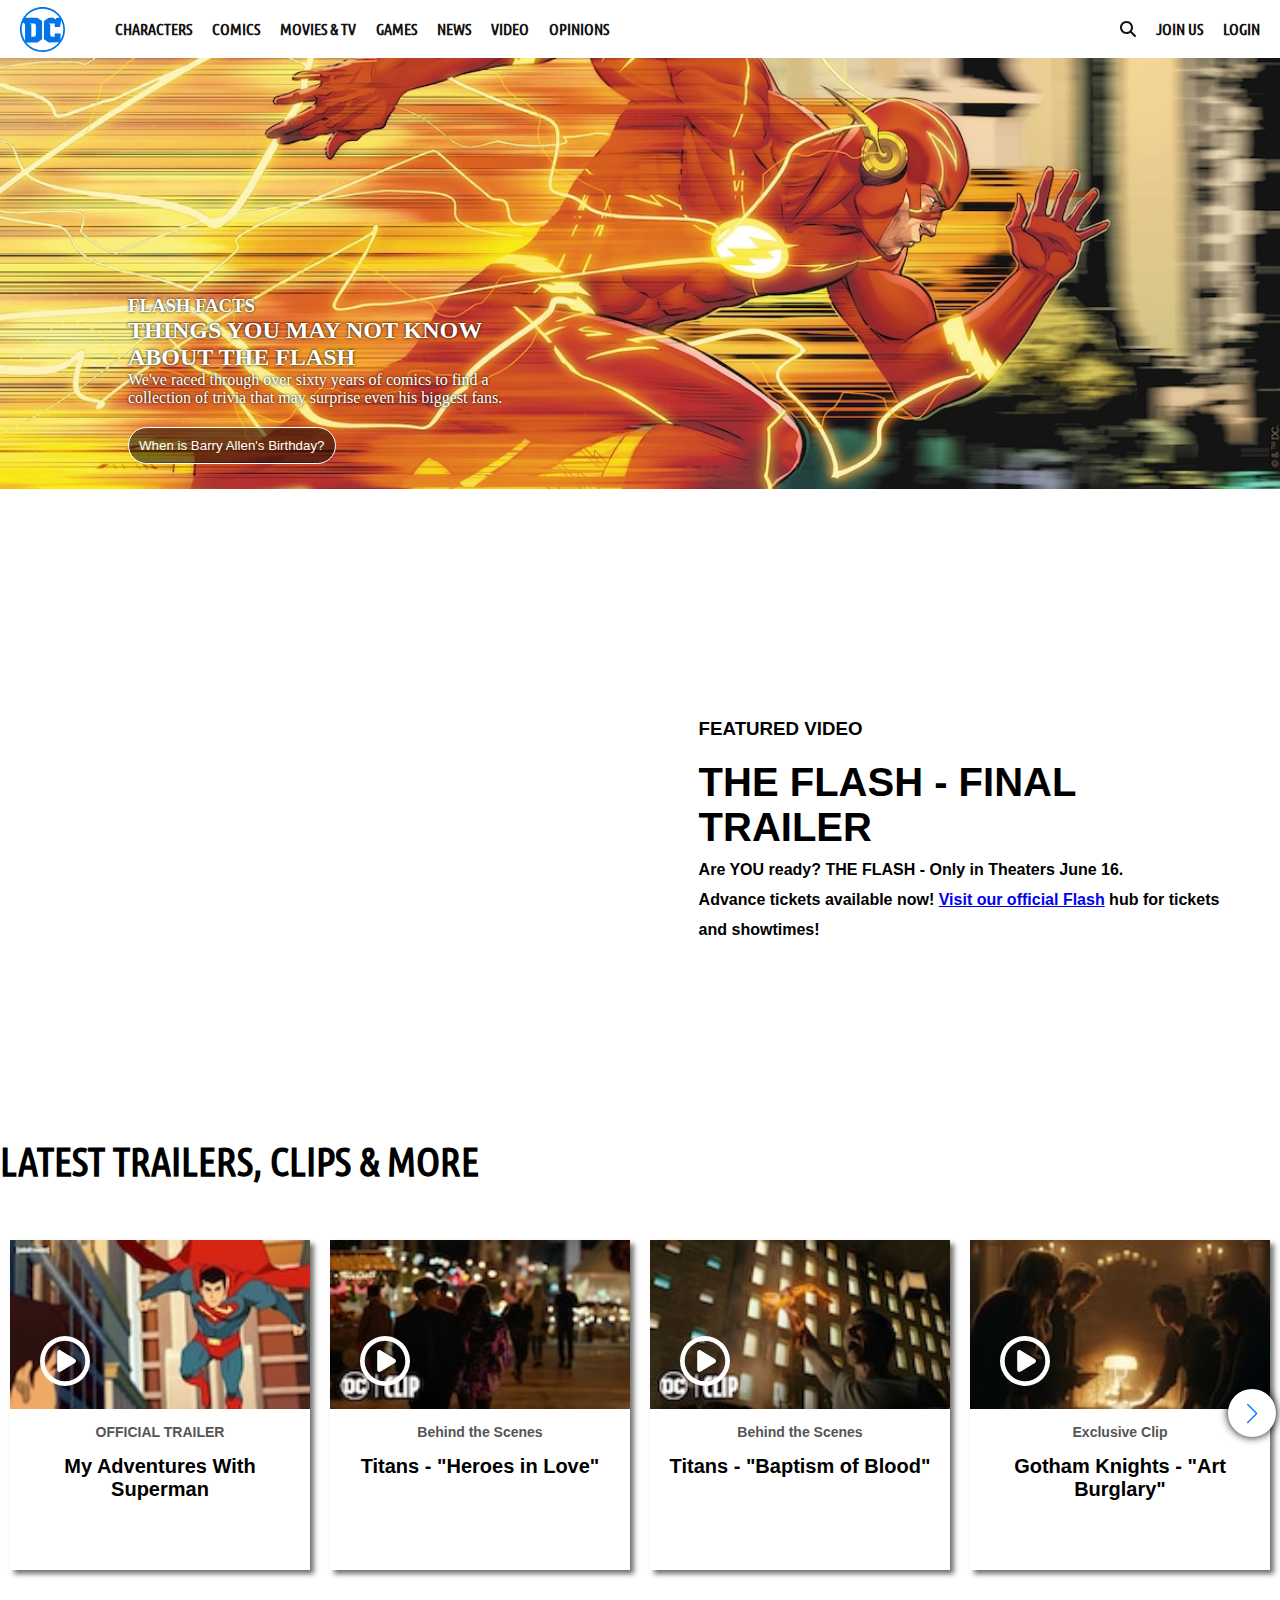
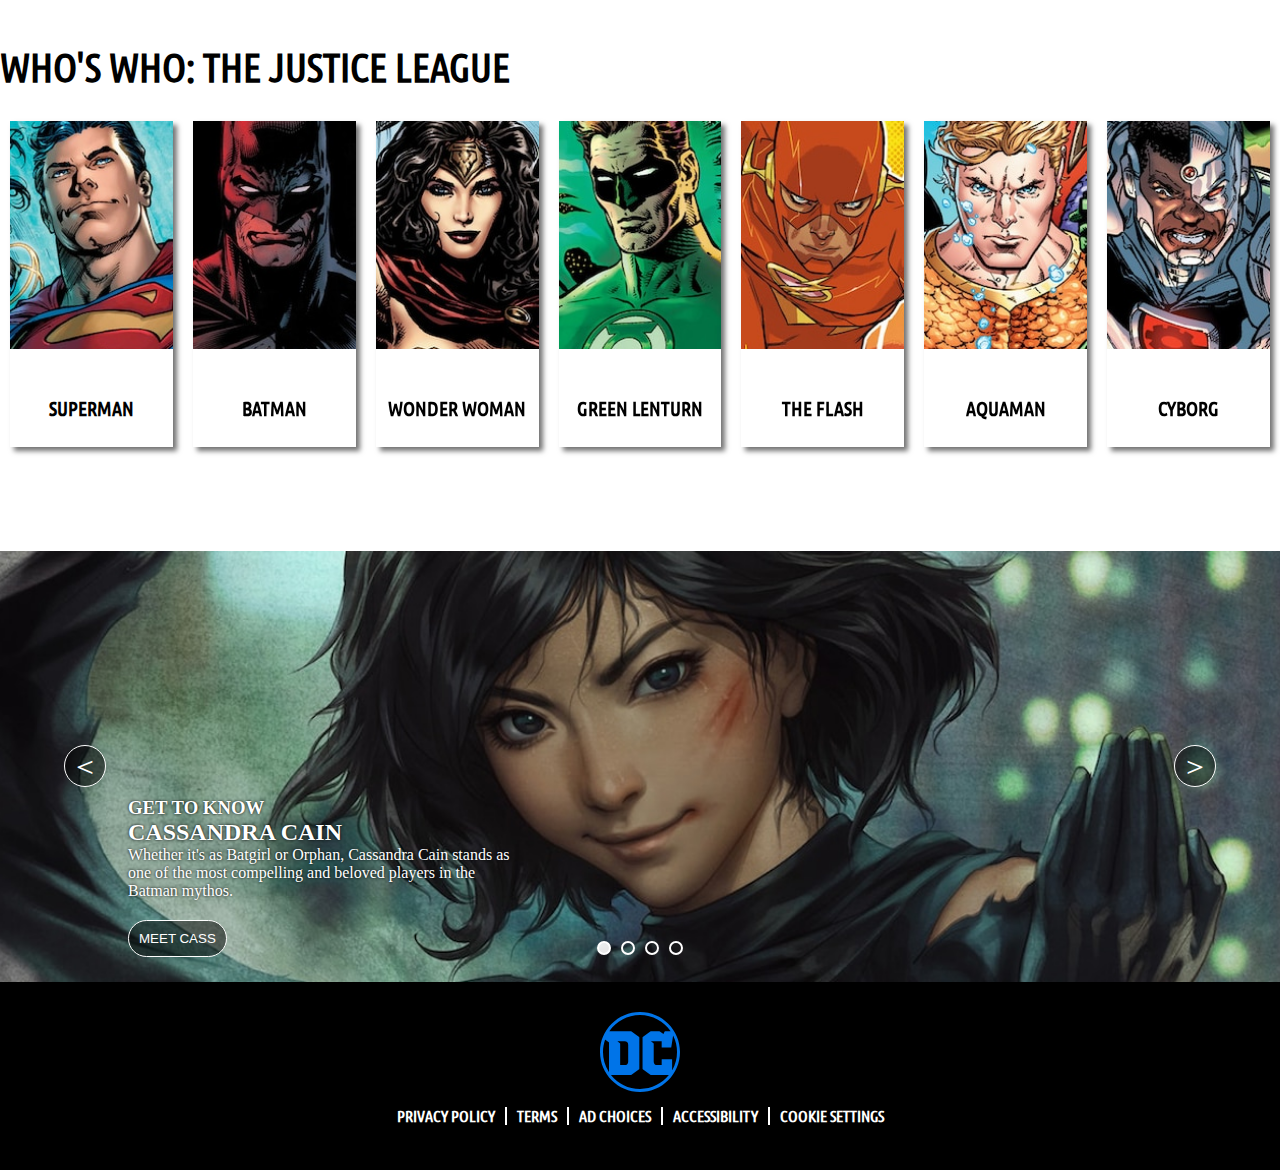
<file: index.html>
<!doctype html><html lang="en"><head><meta charset="UTF-8"/><meta name="viewport" content="width=device-width,initial-scale=1"/><link rel="shortcut icon" type="image/x-icon" href="https://static.discovery-expedition.com/pc/static/favicon/favicon.ico"/><title>DC PJ</title><script defer="defer" src="/static/js/main.2c94c35d.js"></script><link href="/static/css/main.3179b757.css" rel="stylesheet"></head><body><div id="root"></div></body></html>
</file>
<file: static/css/main.3179b757.css>
body,dd,dl,dt,figcaption,figure,h1,h2,h3,h4,html,ol,p,ul{margin:0;padding:0}body{padding-top:58px}ol,ul{list-style:none}@font-face{font-family:Ubuntu;src:url(/static/media/Ubuntu-Regular.6ebae6bb2ea04cdead4f.woff2) format("woff2")}@font-face{font-family:Ubuntu Condensed;src:url(/static/media/UbuntuCondensed-Regular.e5bce02a514ae8b2ac96.woff2) format("woff2")}main.cont{min-height:calc(100vh - 268px)}.top-area{background-color:#fff;font-family:Ubuntu Condensed,sans-serif;height:58px;left:0;position:fixed;top:0;width:100%;z-index:9999}.gnb{margin:0 auto;max-width:1320px}.gnb ul{align-items:center;display:flex;gap:0 20px;list-style:none}.gnb>ul>li{line-height:58px;position:relative}.gnb a{color:#111;font-weight:700;text-decoration:none;transition:.3s}.gnb a:hover{color:#007aff}.smenu{background-color:#fff;border-radius:10px;display:none;filter:drop-shadow(0 0 5px rgba(0,0,0,.503));left:50%;line-height:2.5;padding:20px;position:absolute;transform:translateX(-50%);white-space:nowrap}.gnb>ul>li:hover .smenu{display:block}.smenu:after{border-bottom:15px solid #fff;border-left:15px solid #0000;border-right:15px solid #0000;content:"";height:0;left:50%;position:absolute;top:-14px;transform:translateX(-50%);width:0}h1{text-align:center}.searchingGnb{background-color:#efefef;border-radius:20px;box-sizing:border-box;display:none;height:40px;left:-230px;line-height:41px;padding:0 5px;position:absolute;top:9px;width:250px}.searchingGnb input{background-color:initial;border:none;font-size:15px;margin-left:10px;margin-top:5px;width:77%}.schbtnGnb{cursor:pointer;margin-left:10px;margin-top:9px}.info{background-color:#000;color:#fff;display:flex;flex-direction:column;padding:30px;text-align:center}.info>ul>li:last-child{font-weight:700}ol.bmenu{display:flex;font-family:Ubuntu Condensed,sans-serif;justify-content:center;margin:15px 0}.bmenu li{padding:0 10px}.bmenu li+li{border-left:2px solid #fff}.bmenu a{color:#fff;font-weight:700;text-decoration:none;transition:.3s}.bmenu a:hover{color:#007aff}.hambtn{background-color:initial;border:none;cursor:pointer;display:none;font-size:30px;height:20px;position:absolute;right:30px;top:10px;width:20px}.hambtn:before{content:"≡"}.top-area.on .hambtn:before{content:"×"}@media screen and (max-width:1320px){body{overflow-x:hidden;padding-top:58px}.top-area{box-sizing:border-box;height:58px;overflow:hidden;padding:0 20px;position:fixed;top:0;transition:.4s ease-out;width:100vw;z-index:9999}.top-area.on{height:100vh}}@media screen and (max-width:1024px){.gnb{background-color:#fff}.gnb>ul>li{position:static}.gnb>ul>li:nth-child(2){border-top:2px solid #ccc}.gnb>ul>li:first-child~li:nth-child(-n+8){background-color:#fff;box-sizing:border-box;left:0;position:absolute;text-indent:50px;width:100%}.gnb>ul>li:nth-child(2){top:58px}.gnb>ul>li:nth-child(3){top:116px}.gnb>ul>li:nth-child(4){top:174px}.gnb>ul>li:nth-child(5){top:232px}.gnb>ul>li:nth-child(6){top:290px}.gnb>ul>li:nth-child(7){top:348px}.gnb>ul>li:nth-child(8){border-bottom:1px solid #000;top:406px}.gnb>ul>li:nth-child(10)>a,.gnb>ul>li:nth-child(11)>a{background-color:#fff;border:2px solid #000;border-radius:30px;left:5%;margin-top:20px;position:absolute;text-align:center;top:464px;transition:.3s;white-space:nowrap;width:40%}.gnb>ul>li:nth-child(11)>a{left:55%}.gnb>ul>li:nth-child(10)>a:hover,.gnb>ul>li:nth-child(11)>a:hover{background-color:#0d6efd;color:#fff}.gnb>ul>li:nth-child(3)>a:after,.gnb>ul>li:nth-child(4)>a:after{content:"▼";font-size:11px;margin-left:5px;vertical-align:2px}.searchingGnb{left:80px;width:80%}.hambtn{display:block}.smenu{left:5%;transform:none;z-index:1}}.banner{overflow:hidden;position:relative}.bantit{bottom:0;color:#fff;left:0;padding:25px 25px 25px 10vw;position:absolute;text-align:left;text-shadow:0 0 3px #000;width:30%}.bantit button{margin-top:20px}.slider{display:flex;left:0;position:relative}.slider li{flex-shrink:0;position:relative;width:100%}.banner button{background-color:initial;background-color:#00000080;border:1px solid #fff;border-radius:20px;color:#fff;padding:10px}.banner button:hover{background-color:#0074e8}.banner img{height:100%;object-fit:cover;width:100%}.banner .abtn{border-radius:50%;box-sizing:initial;cursor:pointer;font-size:30px;height:40px;line-height:40px;padding:0;position:absolute;top:50%;transform:translateY(-50%);width:40px}.lb{left:5vw}.rb{right:5vw}.indic{bottom:3vh;display:flex;left:50%;position:absolute;transform:translateX(-50%)}.indic li{border:2px solid #fff;border-radius:50%;cursor:pointer;height:10px;margin:0 5px;text-shadow:0 0 2px #000;width:10px}.indic li.on{background-color:#ffffffe6}.cat-swbox{margin:40px auto;max-width:1320px}@font-face{font-family:swiper-icons;font-style:normal;font-weight:400;src:url("data:application/font-woff;charset=utf-8;base64, [base64]//wADZ2x5ZgAAAywAAADMAAAD2MHtryVoZWFkAAABbAAAADAAAAA2E2+eoWhoZWEAAAGcAAAAHwAAACQC9gDzaG10eAAAAigAAAAZAAAArgJkABFsb2NhAAAC0AAAAFoAAABaFQAUGG1heHAAAAG8AAAAHwAAACAAcABAbmFtZQAAA/gAAAE5AAACXvFdBwlwb3N0AAAFNAAAAGIAAACE5s74hXjaY2BkYGAAYpf5Hu/j+W2+MnAzMYDAzaX6QjD6/4//Bxj5GA8AuRwMYGkAPywL13jaY2BkYGA88P8Agx4j+/8fQDYfA1AEBWgDAIB2BOoAeNpjYGRgYNBh4GdgYgABEMnIABJzYNADCQAACWgAsQB42mNgYfzCOIGBlYGB0YcxjYGBwR1Kf2WQZGhhYGBiYGVmgAFGBiQQkOaawtDAoMBQxXjg/wEGPcYDDA4wNUA2CCgwsAAAO4EL6gAAeNpj2M0gyAACqxgGNWBkZ2D4/wMA+xkDdgAAAHjaY2BgYGaAYBkGRgYQiAHyGMF8FgYHIM3DwMHABGQrMOgyWDLEM1T9/w8UBfEMgLzE////P/5//f/V/xv+r4eaAAeMbAxwIUYmIMHEgKYAYjUcsDAwsLKxc3BycfPw8jEQA/[base64]/uznmfPFBNODM2K7MTQ45YEAZqGP81AmGGcF3iPqOop0r1SPTaTbVkfUe4HXj97wYE+yNwWYxwWu4v1ugWHgo3S1XdZEVqWM7ET0cfnLGxWfkgR42o2PvWrDMBSFj/IHLaF0zKjRgdiVMwScNRAoWUoH78Y2icB/yIY09An6AH2Bdu/UB+yxopYshQiEvnvu0dURgDt8QeC8PDw7Fpji3fEA4z/PEJ6YOB5hKh4dj3EvXhxPqH/SKUY3rJ7srZ4FZnh1PMAtPhwP6fl2PMJMPDgeQ4rY8YT6Gzao0eAEA409DuggmTnFnOcSCiEiLMgxCiTI6Cq5DZUd3Qmp10vO0LaLTd2cjN4fOumlc7lUYbSQcZFkutRG7g6JKZKy0RmdLY680CDnEJ+UMkpFFe1RN7nxdVpXrC4aTtnaurOnYercZg2YVmLN/d/gczfEimrE/fs/bOuq29Zmn8tloORaXgZgGa78yO9/cnXm2BpaGvq25Dv9S4E9+5SIc9PqupJKhYFSSl47+Qcr1mYNAAAAeNptw0cKwkAAAMDZJA8Q7OUJvkLsPfZ6zFVERPy8qHh2YER+3i/BP83vIBLLySsoKimrqKqpa2hp6+jq6RsYGhmbmJqZSy0sraxtbO3sHRydnEMU4uR6yx7JJXveP7WrDycAAAAAAAH//wACeNpjYGRgYOABYhkgZgJCZgZNBkYGLQZtIJsFLMYAAAw3ALgAeNolizEKgDAQBCchRbC2sFER0YD6qVQiBCv/H9ezGI6Z5XBAw8CBK/m5iQQVauVbXLnOrMZv2oLdKFa8Pjuru2hJzGabmOSLzNMzvutpB3N42mNgZGBg4GKQYzBhYMxJLMlj4GBgAYow/P/PAJJhLM6sSoWKfWCAAwDAjgbRAAB42mNgYGBkAIIbCZo5IPrmUn0hGA0AO8EFTQAA")}:root{--swiper-theme-color:#007aff}:host{display:block;margin-left:auto;margin-right:auto;position:relative;z-index:1}.swiper{display:block;list-style:none;margin-left:auto;margin-right:auto;overflow:hidden;padding:0;position:relative;z-index:1}.swiper-vertical>.swiper-wrapper{flex-direction:column}.swiper-wrapper{box-sizing:initial;display:flex;height:100%;position:relative;transition-property:transform;transition-timing-function:ease;transition-timing-function:var(--swiper-wrapper-transition-timing-function,initial);width:100%;z-index:1}.swiper-android .swiper-slide,.swiper-ios .swiper-slide,.swiper-wrapper{transform:translateZ(0)}.swiper-horizontal{touch-action:pan-y}.swiper-vertical{touch-action:pan-x}.swiper-slide{display:block;flex-shrink:0;height:100%;position:relative;transition-property:transform;width:100%}.swiper-slide-invisible-blank{visibility:hidden}.swiper-autoheight,.swiper-autoheight .swiper-slide{height:auto}.swiper-autoheight .swiper-wrapper{align-items:flex-start;transition-property:transform,height}.swiper-backface-hidden .swiper-slide{-webkit-backface-visibility:hidden;backface-visibility:hidden;transform:translateZ(0)}.swiper-3d.swiper-css-mode .swiper-wrapper{perspective:1200px}.swiper-3d .swiper-wrapper{transform-style:preserve-3d}.swiper-3d{perspective:1200px}.swiper-3d .swiper-cube-shadow,.swiper-3d .swiper-slide{transform-style:preserve-3d}.swiper-css-mode>.swiper-wrapper{-ms-overflow-style:none;overflow:auto;scrollbar-width:none}.swiper-css-mode>.swiper-wrapper::-webkit-scrollbar{display:none}.swiper-css-mode>.swiper-wrapper>.swiper-slide{scroll-snap-align:start start}.swiper-css-mode.swiper-horizontal>.swiper-wrapper{scroll-snap-type:x mandatory}.swiper-css-mode.swiper-vertical>.swiper-wrapper{scroll-snap-type:y mandatory}.swiper-css-mode.swiper-free-mode>.swiper-wrapper{scroll-snap-type:none}.swiper-css-mode.swiper-free-mode>.swiper-wrapper>.swiper-slide{scroll-snap-align:none}.swiper-css-mode.swiper-centered>.swiper-wrapper:before{content:"";flex-shrink:0;order:9999}.swiper-css-mode.swiper-centered>.swiper-wrapper>.swiper-slide{scroll-snap-align:center center;scroll-snap-stop:always}.swiper-css-mode.swiper-centered.swiper-horizontal>.swiper-wrapper>.swiper-slide:first-child{margin-inline-start:var(--swiper-centered-offset-before)}.swiper-css-mode.swiper-centered.swiper-horizontal>.swiper-wrapper:before{height:100%;min-height:1px;width:var(--swiper-centered-offset-after)}.swiper-css-mode.swiper-centered.swiper-vertical>.swiper-wrapper>.swiper-slide:first-child{margin-block-start:var(--swiper-centered-offset-before)}.swiper-css-mode.swiper-centered.swiper-vertical>.swiper-wrapper:before{height:var(--swiper-centered-offset-after);min-width:1px;width:100%}.swiper-3d .swiper-slide-shadow,.swiper-3d .swiper-slide-shadow-bottom,.swiper-3d .swiper-slide-shadow-left,.swiper-3d .swiper-slide-shadow-right,.swiper-3d .swiper-slide-shadow-top{height:100%;left:0;pointer-events:none;position:absolute;top:0;width:100%;z-index:10}.swiper-3d .swiper-slide-shadow{background:#00000026}.swiper-3d .swiper-slide-shadow-left{background-image:linear-gradient(270deg,#00000080,#0000)}.swiper-3d .swiper-slide-shadow-right{background-image:linear-gradient(90deg,#00000080,#0000)}.swiper-3d .swiper-slide-shadow-top{background-image:linear-gradient(0deg,#00000080,#0000)}.swiper-3d .swiper-slide-shadow-bottom{background-image:linear-gradient(180deg,#00000080,#0000)}.swiper-lazy-preloader{border:4px solid #007aff;border:4px solid var(--swiper-preloader-color,var(--swiper-theme-color));border-radius:50%;border-top:4px solid #0000;box-sizing:border-box;height:42px;left:50%;margin-left:-21px;margin-top:-21px;position:absolute;top:50%;transform-origin:50%;width:42px;z-index:10}.swiper-watch-progress .swiper-slide-visible .swiper-lazy-preloader,.swiper:not(.swiper-watch-progress) .swiper-lazy-preloader{animation:swiper-preloader-spin 1s linear infinite}.swiper-lazy-preloader-white{--swiper-preloader-color:#fff}.swiper-lazy-preloader-black{--swiper-preloader-color:#000}@keyframes swiper-preloader-spin{0%{transform:rotate(0deg)}to{transform:rotate(1turn)}}:root{--swiper-navigation-size:44px}.swiper-button-next,.swiper-button-prev{align-items:center;color:var(--swiper-theme-color);color:var(--swiper-navigation-color,var(--swiper-theme-color));cursor:pointer;display:flex;height:44px;height:var(--swiper-navigation-size);justify-content:center;margin-top:-22px;margin-top:calc(0px - var(--swiper-navigation-size)/2);position:absolute;top:50%;top:var(--swiper-navigation-top-offset,50%);width:27px;width:calc(var(--swiper-navigation-size)/44*27);z-index:10}.swiper-button-next.swiper-button-disabled,.swiper-button-prev.swiper-button-disabled{cursor:auto;opacity:.35;pointer-events:none}.swiper-button-next.swiper-button-hidden,.swiper-button-prev.swiper-button-hidden{cursor:auto;opacity:0;pointer-events:none}.swiper-navigation-disabled .swiper-button-next,.swiper-navigation-disabled .swiper-button-prev{display:none!important}.swiper-button-next svg,.swiper-button-prev svg{height:100%;object-fit:contain;transform-origin:center;width:100%}.swiper-rtl .swiper-button-next svg,.swiper-rtl .swiper-button-prev svg{transform:rotate(180deg)}.swiper-button-prev,.swiper-rtl .swiper-button-next{left:10px;left:var(--swiper-navigation-sides-offset,10px);right:auto}.swiper-button-lock{display:none}.swiper-button-next:after,.swiper-button-prev:after{font-family:swiper-icons;font-size:44px;font-size:var(--swiper-navigation-size);font-variant:normal;letter-spacing:0;line-height:1;text-transform:none!important}.swiper-button-prev:after,.swiper-rtl .swiper-button-next:after{content:"prev"}.swiper-button-next,.swiper-rtl .swiper-button-prev{left:auto;right:10px;right:var(--swiper-navigation-sides-offset,10px)}.swiper-button-next:after,.swiper-rtl .swiper-button-prev:after{content:"next"}.swiper.mySwiper2{box-sizing:border-box;margin:20px 0;padding:10px;width:100%}.mySwiper2 .swiper-slide{align-items:center;aspect-ratio:1/2;background:#fff;display:flex;font-size:18px;justify-content:center;text-align:center}.mySwiper2 .swiper-slide img{display:block;height:100%;object-fit:cover;width:100%}.sw-inbox2{aspect-ratio:1/2;box-shadow:4px 4px 5px rgba(0,0,0,.553);cursor:pointer;-webkit-user-select:none;user-select:none}.cat-img2,.sw-inbox2{left:0;position:absolute;top:0;width:100%}.cat-img2{height:70%}.cat-img2 img{height:100%;object-fit:cover}.cat-img2 img,.cat-tit2{position:absolute;width:100%}.cat-tit2{font-family:Ubuntu Condensed,sans-serif;height:30%;left:0;top:70%}.cat-tit2 h3{font-size:min(20px,3vw);height:100%;line-height:6;white-space:nowrap}.mySwiper2 a{color:#000;text-decoration:none}.mySwiper2 .swiper-button-next,.mySwiper2 .swiper-button-prev{background-color:#fff;border-radius:50%;box-shadow:0 0 10px #000;height:60px;width:60px}.mySwiper2 .swiper-button-next{transform:scale(.8) translateX(62%) translateY(-119%)}.mySwiper2 .swiper-button-prev{transform:scale(.8) translateX(-62%) translateY(-119%)}.mySwiper2 .swiper-button-next.swiper-button-disabled,.mySwiper2 .swiper-button-prev.swiper-button-disabled{display:none}@media screen and (max-width:1320px){.mySwiper2 .swiper-button-next{transform:scale(.8) translateX(4%) translateY(-119%)}.mySwiper2 .swiper-button-prev{transform:scale(.8) translateX(-4%) translateY(-119%)}}.sec-intro{display:flex;flex-wrap:wrap;font-family:Ubundu Condensed,sans-serif;gap:2vh 0;justify-content:space-between;margin:5vh auto 0;max-width:1320px;padding-bottom:30px;position:relative}.sec-intro>div{aspect-ratio:1/1.7;background-color:#fdfdfd;box-shadow:0 0 10px #0003;flex-basis:23%;position:relative}.imbx img{-webkit-clip-path:polygon(0 0,100% 0,100% 80%,0 100%);clip-path:polygon(0 0,100% 0,100% 80%,0 100%);max-width:100%}.titbx{text-align:center}.titbx h3{color:#888;font-size:12px;letter-spacing:2px;margin-bottom:5px;padding:6px 0}.titbx h2{margin-bottom:8px;padding:0 20px}.btnbx{bottom:30px;left:50%;position:absolute;transform:translateX(-50%);white-space:nowrap}.btnbx button{background-color:initial;border-radius:25px;cursor:pointer;font-family:Ubuntu Condensed,sans-serif;font-size:15px;font-weight:700;padding:15px 30px;transition:.4s}.btnbx button:hover{background-color:#0074eb;color:#fff}@media screen and (max-width:1300px){.sec-intro>div{aspect-ratio:1/2}}@media screen and (max-width:1024px){.sec-intro>div{aspect-ratio:1/1.6;flex-basis:49%}.titbx h3{font-size:1.2vw}.titbx h2{font-size:2vw}.btnbx button{font-size:1.5vw}}@media screen and (max-width:570px){.sec-intro>div{aspect-ratio:1/1.4;flex-basis:100%}.titbx h3{font-size:2vw}.titbx h2{font-size:5vw}.btnbx button{font-size:3vw}}.vidbox{position:relative}.vidbox>div{display:flex;margin:0 auto;max-width:1320px;padding:24px}.vidbox.on{background-color:#0074e8;color:#fff}.vidbox.on a{color:#fff}.vb1{aspect-ratio:4/3;width:55%}.vb1 iframe{border:none;height:100%;width:100%}.vb2{display:flex;flex-direction:column;font-family:Roboto Condensed,sans-serif;justify-content:center;padding:30px;text-align-last:left;width:45%}.vb2 h2{font-size:40px;margin:20px 0 5px}.vb2 p{font-weight:700;line-height:30px}.vb2 .desc{margin-top:20px}@media screen and (max-width:1024px){.vidbox>div{flex-direction:column}.vidbox>div>div{width:100%}}.vid-swbox{margin:40px auto;max-width:1320px}.vid-bx{background-color:rgba(0,0,0,.742);display:none;height:100vh;left:0;position:fixed;top:0;width:100vw;z-index:999999}.play-vid{aspect-ratio:16/9;left:50%;position:absolute;top:50%;transform:translate(-50%,-50%);width:60vw}.ifr-tit{bottom:100%;color:#fff;font-family:Ubuntu Condensed,sans-serif;font-size:35px;padding:5px;position:absolute;text-align:center;width:100%}.play-vid iframe{border:none;height:100%;width:100%}.play-vid button.cbtn{background-color:initial;border:1px solid #fff;border-radius:50%;color:#fff;cursor:pointer;font-size:50px;height:50px;line-height:40px;position:absolute;right:-50px;top:-50px;width:50px}@media screen and (max-width:1200px){.sw-inbox2{aspect-ratio:1/1.7}}#app{height:100%}.swiper{box-sizing:border-box;margin:20px 0;padding:10px}.tit{font-family:Ubuntu Condensed,sans-serif;font-size:40px}.sw-inbox{aspect-ratio:1/1.1;box-shadow:4px 4px 5px rgba(0,0,0,.553);cursor:pointer;-webkit-user-select:none;user-select:none;width:100%}.vid-img{vertical-align:top}.vid-img img{height:100%;object-fit:cover;width:100%}.vid-tit{font-family:Roboto Condensed,sans-serif;padding:15px}.vid-tit h4{color:#555;font-size:14px}.vid-tit h3{font-size:20px;margin-top:15px}.swiper-button-next,.swiper-button-prev{background-color:#fff;border-radius:50%;box-shadow:0 0 10px #000;height:60px;width:60px}.swiper-button-next{transform:scale(.8) translateX(15px)}.swiper-button-prev{transform:scale(.8) translateX(-15px)}.swiper-button-next.swiper-button-disabled,.swiper-button-prev.swiper-button-disabled{display:none}.swiper-button-next:after,.swiper-button-prev:after{font-size:25px}.swiper-button-next:hover:after,.swiper-button-prev:hover:after{color:#000}@media screen and (max-width:1200px){.vid-tit h3{font-size:14px;margin-top:10px}}@media screen and (max-width:800px){.play-vid{width:90vw}.play-vid button.cbtn{right:0;top:-150px}}.swiper-pagination{position:absolute;text-align:center;transform:translateZ(0);transition:opacity .3s;z-index:10}.swiper-pagination.swiper-pagination-hidden{opacity:0}.swiper-pagination-disabled>.swiper-pagination,.swiper-pagination.swiper-pagination-disabled{display:none!important}.swiper-horizontal>.swiper-pagination-bullets,.swiper-pagination-bullets.swiper-pagination-horizontal,.swiper-pagination-custom,.swiper-pagination-fraction{bottom:8px;bottom:var(--swiper-pagination-bottom,8px);left:0;top:auto;top:var(--swiper-pagination-top,auto);width:100%}.swiper-pagination-bullets-dynamic{font-size:0;overflow:hidden}.swiper-pagination-bullets-dynamic .swiper-pagination-bullet{position:relative;transform:scale(.33)}.swiper-pagination-bullets-dynamic .swiper-pagination-bullet-active,.swiper-pagination-bullets-dynamic .swiper-pagination-bullet-active-main{transform:scale(1)}.swiper-pagination-bullets-dynamic .swiper-pagination-bullet-active-prev{transform:scale(.66)}.swiper-pagination-bullets-dynamic .swiper-pagination-bullet-active-prev-prev{transform:scale(.33)}.swiper-pagination-bullets-dynamic .swiper-pagination-bullet-active-next{transform:scale(.66)}.swiper-pagination-bullets-dynamic .swiper-pagination-bullet-active-next-next{transform:scale(.33)}.swiper-pagination-bullet{background:#000;background:var(--swiper-pagination-bullet-inactive-color,#000);border-radius:50%;border-radius:var(--swiper-pagination-bullet-border-radius,50%);display:inline-block;height:8px;height:var(--swiper-pagination-bullet-height,var(--swiper-pagination-bullet-size,8px));opacity:.2;opacity:var(--swiper-pagination-bullet-inactive-opacity,.2);width:8px;width:var(--swiper-pagination-bullet-width,var(--swiper-pagination-bullet-size,8px))}button.swiper-pagination-bullet{-webkit-appearance:none;appearance:none;border:none;box-shadow:none;margin:0;padding:0}.swiper-pagination-clickable .swiper-pagination-bullet{cursor:pointer}.swiper-pagination-bullet:only-child{display:none!important}.swiper-pagination-bullet-active{background:var(--swiper-theme-color);background:var(--swiper-pagination-color,var(--swiper-theme-color));opacity:1;opacity:var(--swiper-pagination-bullet-opacity,1)}.swiper-pagination-vertical.swiper-pagination-bullets,.swiper-vertical>.swiper-pagination-bullets{left:auto;left:var(--swiper-pagination-left,auto);right:8px;right:var(--swiper-pagination-right,8px);top:50%;transform:translate3d(0,-50%,0)}.swiper-pagination-vertical.swiper-pagination-bullets .swiper-pagination-bullet,.swiper-vertical>.swiper-pagination-bullets .swiper-pagination-bullet{display:block;margin:6px 0;margin:var(--swiper-pagination-bullet-vertical-gap,6px) 0}.swiper-pagination-vertical.swiper-pagination-bullets.swiper-pagination-bullets-dynamic,.swiper-vertical>.swiper-pagination-bullets.swiper-pagination-bullets-dynamic{top:50%;transform:translateY(-50%);width:8px}.swiper-pagination-vertical.swiper-pagination-bullets.swiper-pagination-bullets-dynamic .swiper-pagination-bullet,.swiper-vertical>.swiper-pagination-bullets.swiper-pagination-bullets-dynamic .swiper-pagination-bullet{display:inline-block;transition:transform .2s,top .2s}.swiper-horizontal>.swiper-pagination-bullets .swiper-pagination-bullet,.swiper-pagination-horizontal.swiper-pagination-bullets .swiper-pagination-bullet{margin:0 4px;margin:0 var(--swiper-pagination-bullet-horizontal-gap,4px)}.swiper-horizontal>.swiper-pagination-bullets.swiper-pagination-bullets-dynamic,.swiper-pagination-horizontal.swiper-pagination-bullets.swiper-pagination-bullets-dynamic{left:50%;transform:translateX(-50%);white-space:nowrap}.swiper-horizontal>.swiper-pagination-bullets.swiper-pagination-bullets-dynamic .swiper-pagination-bullet,.swiper-pagination-horizontal.swiper-pagination-bullets.swiper-pagination-bullets-dynamic .swiper-pagination-bullet{transition:transform .2s,left .2s}.swiper-horizontal.swiper-rtl>.swiper-pagination-bullets-dynamic .swiper-pagination-bullet{transition:transform .2s,right .2s}.swiper-pagination-fraction{color:inherit;color:var(--swiper-pagination-fraction-color,inherit)}.swiper-pagination-progressbar{background:#00000040;background:var(--swiper-pagination-progressbar-bg-color,#00000040);position:absolute}.swiper-pagination-progressbar .swiper-pagination-progressbar-fill{background:var(--swiper-theme-color);background:var(--swiper-pagination-color,var(--swiper-theme-color));height:100%;left:0;position:absolute;top:0;transform:scale(0);transform-origin:left top;width:100%}.swiper-rtl .swiper-pagination-progressbar .swiper-pagination-progressbar-fill{transform-origin:right top}.swiper-horizontal>.swiper-pagination-progressbar,.swiper-pagination-progressbar.swiper-pagination-horizontal,.swiper-pagination-progressbar.swiper-pagination-vertical.swiper-pagination-progressbar-opposite,.swiper-vertical>.swiper-pagination-progressbar.swiper-pagination-progressbar-opposite{height:4px;height:var(--swiper-pagination-progressbar-size,4px);left:0;top:0;width:100%}.swiper-horizontal>.swiper-pagination-progressbar.swiper-pagination-progressbar-opposite,.swiper-pagination-progressbar.swiper-pagination-horizontal.swiper-pagination-progressbar-opposite,.swiper-pagination-progressbar.swiper-pagination-vertical,.swiper-vertical>.swiper-pagination-progressbar{height:100%;left:0;top:0;width:4px;width:var(--swiper-pagination-progressbar-size,4px)}.swiper-pagination-lock{display:none}.swiper{height:400px;width:100%}.swiper-slide{align-items:center;background:#fff;display:flex;font-size:18px;justify-content:center;text-align:center}.swiper-slide img{display:block;height:100%;object-fit:cover;width:100%}.detail{font-family:Ubuntu Condensed,sans-serif}.desc-box{margin:0 auto;max-width:80%}.detail h2{font-size:50px;margin:16px 0 8px}.detail p{font-size:16px;line-height:2;margin-bottom:16px}.facts{background-color:#eee;padding:16px}.facts>div{margin:0 auto;max-width:80%}.facts h3{font-size:45px}.facts table td{padding:15px 0}.clist{display:flex;flex-wrap:wrap;gap:10px 1.3%}.clist li{aspect-ratio:1/2;width:24%}.clist li img{height:100%;object-fit:cover;width:100%}.clist li h3{font-family:Ubuntu Condensed,sans-serif;font-size:min(23px,1.7vw);padding:15px;text-align:center;white-space:nowrap}.searching{background-color:#efefef;border-radius:20px;box-sizing:border-box;height:40px;padding:0 5px;width:250px}.searching input{background-color:initial;border:none;font-size:15px;margin-left:10px;margin-top:5px;width:77%}input:focus{outline:none}.schbtn{cursor:pointer;margin-left:10px;margin-top:9px}.restit{font-size:min(35px,4vw);margin:10px}.schbx{display:flex;font-family:Roboto Condensed,sans-serif;margin:20px auto;max-width:1320px;min-height:600px;padding:20px}.schopt{width:30%}.listbx{width:70%}.sortbx{overflow:hidden;padding-bottom:15px}.sel{border:none;float:right;font-family:Roboto Condensed,sans-serif;font-size:20px;font-weight:700;letter-spacing:4px}.sel:focus{outline:none}.chkbx h2{margin:15px 0 5px}.spbtn{cursor:pointer;display:block;float:right;font-size:30px;line-height:25px;margin-right:5px}.chkbx ol>li{font-size:18px;font-weight:700;padding:10px}.chkbx input[type=checkbox]{display:none}.chklb{background-color:#ccc;display:block;float:right;height:20px;width:20px}input:checked+.chklb{background-color:#0d6efd;font-weight:700;text-align:center}input:checked+.chklb:before{color:#fff;content:"√";line-height:0}.outbx{padding:25px}.membx{border:1px solid #555;font-family:Ubuntu Condensed,sans-serif;margin:0 auto;max-width:700px;min-height:600px;padding:15px}.membx h2{font-size:30px;padding:15px;text-align:center;text-decoration:underline;text-decoration-style:double}.membx li{padding:25px;position:relative}.membx label{display:inline-block;font-size:20px;text-align:right;white-space:nowrap;width:25%}.membx input{font-family:Ubuntu Condensed,sans-serif;font-size:20px;height:3vh;margin-left:5%;vertical-align:initial;width:60%}.membx .msg{font-size:14px;font-weight:700;left:31%;padding:5px 0;position:absolute;width:50%}.membx .sbtn{background-color:#0d6efd;border:4px solid #00008b;color:#fff;cursor:pointer;float:right;font-family:Ubuntu Condensed,sans-serif;font-size:20px;font-weight:700;margin-right:9%;padding:15px;transition:.3s}.membx .sbtn:hover{background-color:#fd7e14}.membx ul li:last-child{text-align:center}.membx ul li:last-child a{color:#0d6efd;text-decoration:none}.membx ul li:last-child a:hover{color:#fd7e14;text-decoration:overline;text-decoration-style:wavy}
/*# sourceMappingURL=main.3179b757.css.map*/
</file>
